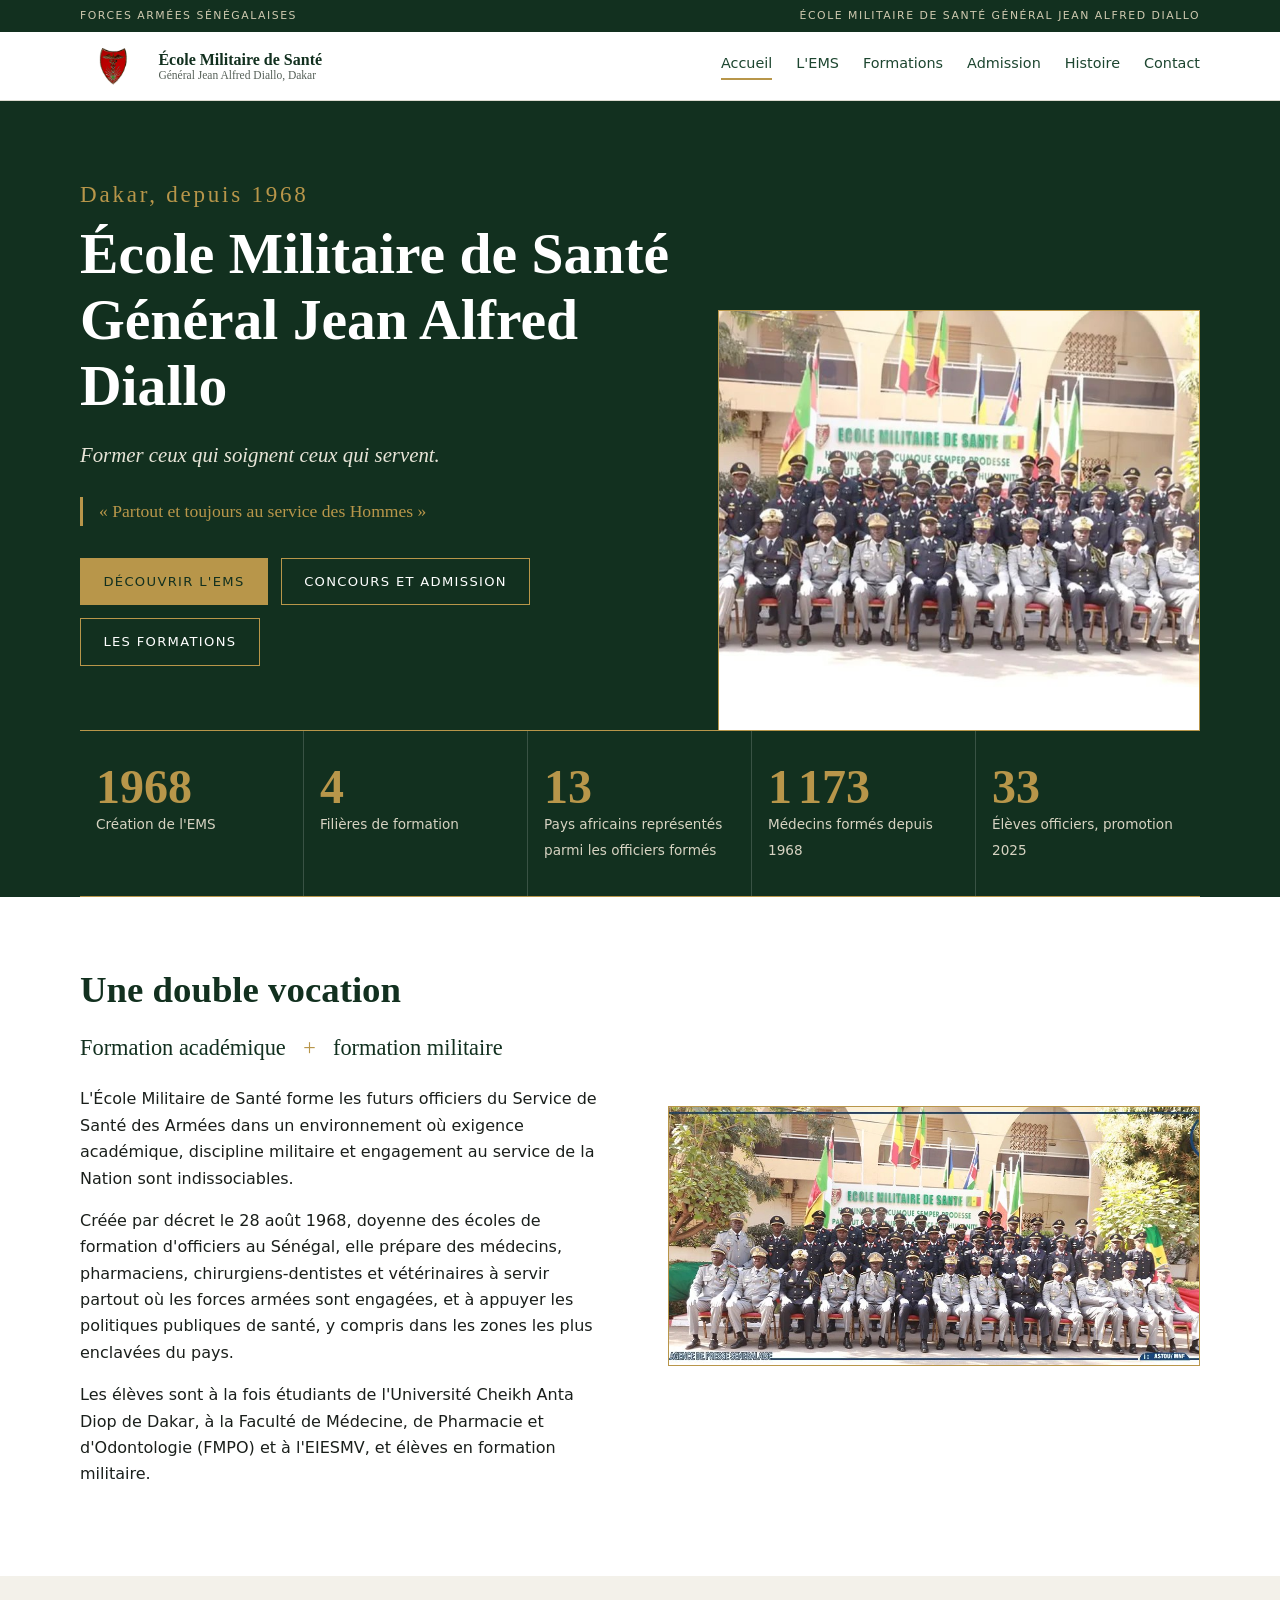
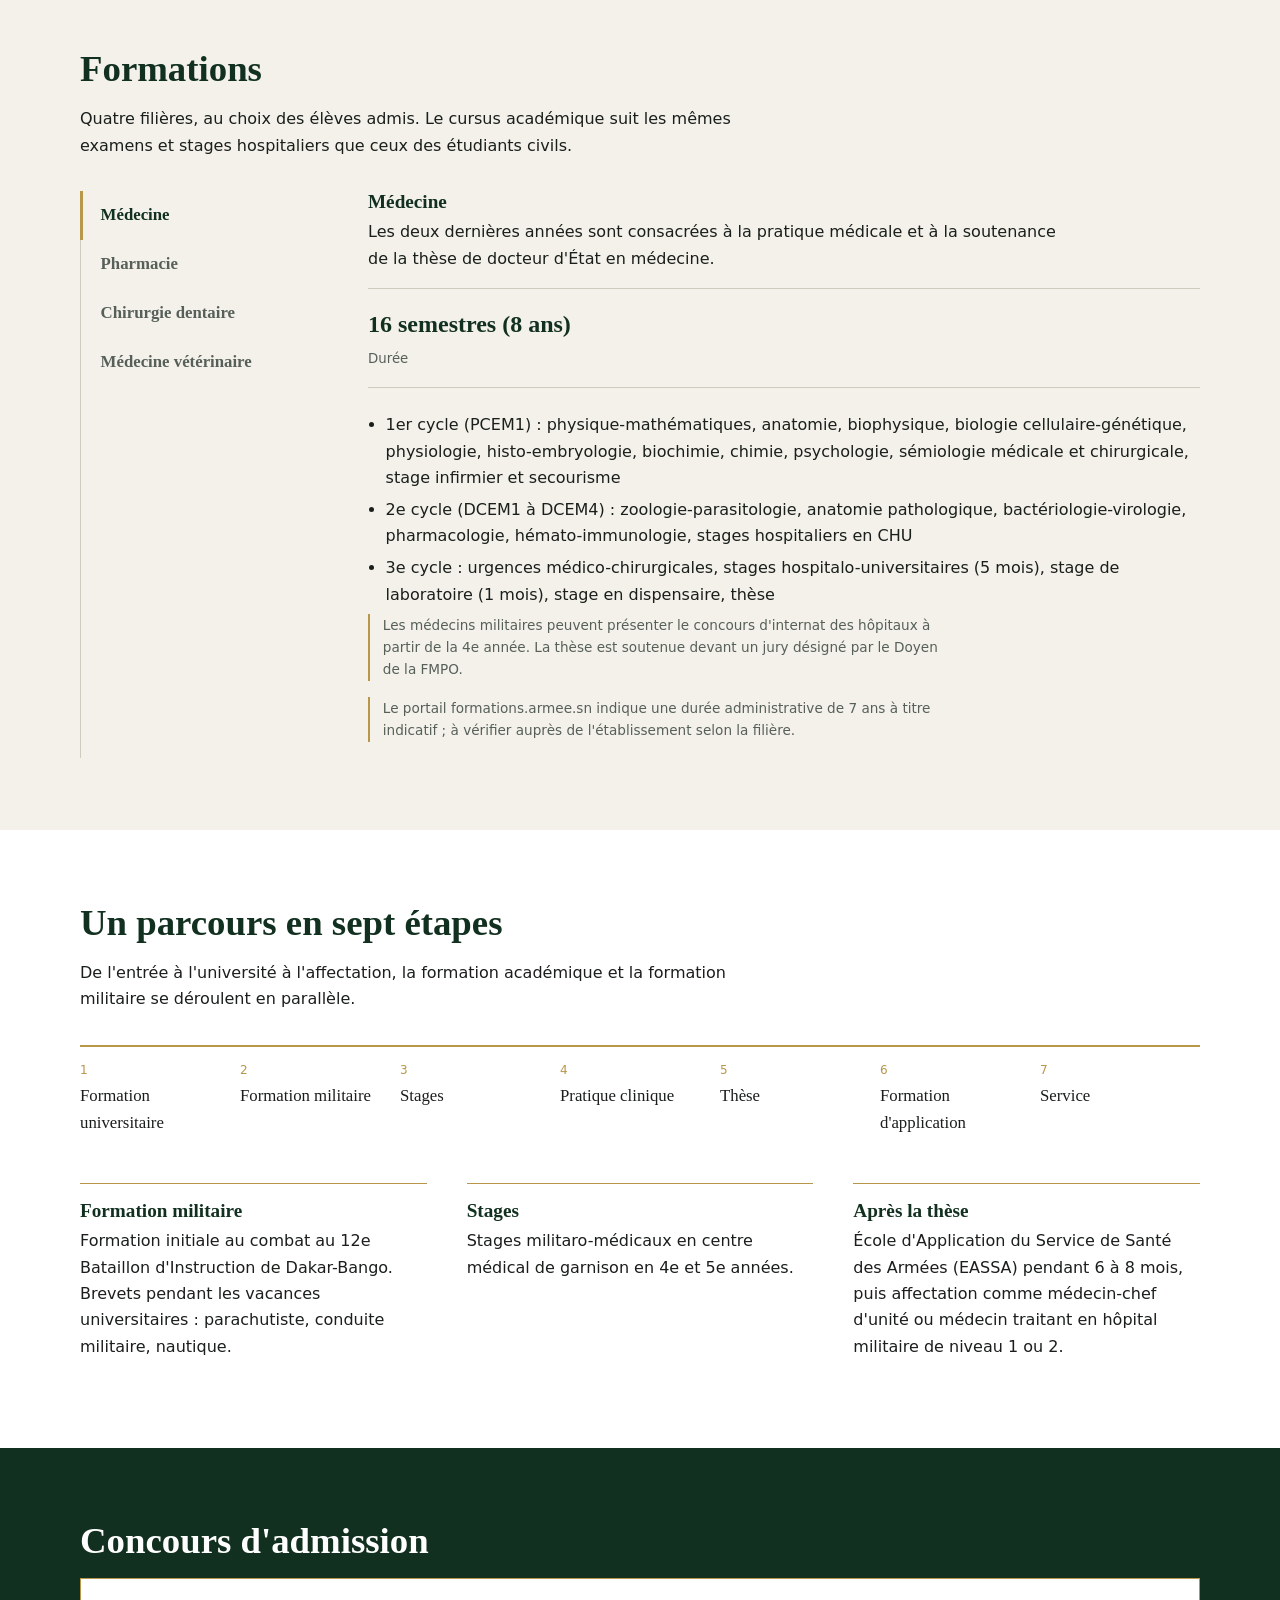
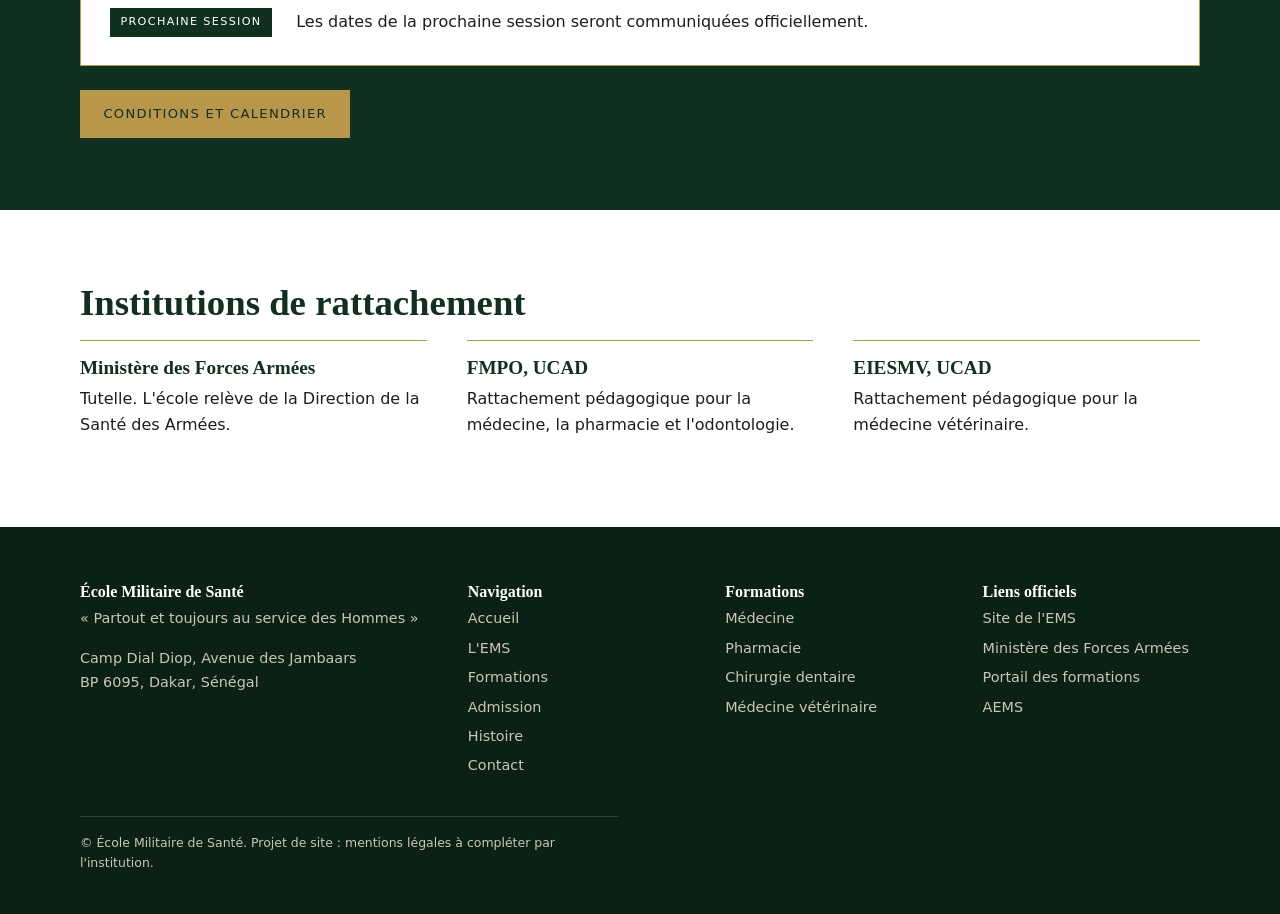
<file: index.html>
<!doctype html><html lang="fr"><head><meta charset="utf-8"><meta name="viewport" content="width=device-width,initial-scale=1">
<title>École Militaire de Santé Général Jean Alfred Diallo | EMS Dakar, Sénégal</title>
<meta name="description" content="L'École Militaire de Santé de Dakar forme depuis 1968 les médecins, pharmaciens, chirurgiens-dentistes et vétérinaires du Service de Santé des Armées.">
<meta property="og:title" content="École Militaire de Santé Général Jean Alfred Diallo"><meta property="og:type" content="website"><meta property="og:locale" content="fr_SN">
<link rel="icon" href="data:image/svg+xml,%3Csvg xmlns='http://www.w3.org/2000/svg' viewBox='0 0 32 32'%3E%3Crect width='32' height='32' fill='%2312301f'/%3E%3Ctext x='16' y='21' font-size='12' text-anchor='middle' fill='%23b8964a' font-family='serif'%3EEMS%3C/text%3E%3C/svg%3E">
<link rel="stylesheet" href="css/styles.css">
<script type="application/ld+json">{"@context":"https://schema.org","@type":"CollegeOrUniversity","name":"École Militaire de Santé Général Jean Alfred Diallo","foundingDate":"1968","address":{"@type":"PostalAddress","streetAddress":"Camp Dial Diop, Avenue des Jambaars","addressLocality":"Dakar","addressCountry":"SN"},"email":"ems@ecolemilitairesante.com"}</script></head>
<body><div id="site-header"></div><main>
<section class="hero" style="padding:0"><div class="wrap"><div>
<h1><span>Dakar, depuis 1968</span>École Militaire de Santé<br>Général Jean Alfred Diallo</h1>
<p class="lead">Former ceux qui soignent ceux qui servent.</p>
<p class="devise">« Partout et toujours au service des Hommes »</p>
<div class="btns"><a class="btn p" href="#mission">Découvrir l'EMS</a><a class="btn o" href="admission.html">Concours et admission</a><a class="btn o" href="#formations">Les formations</a></div></div>
<figure class="ph" role="img" aria-label="Emplacement photographique : élèves officiers de l'EMS"><img src="assets/images/hero.jpg" alt="Élèves officiers de l'École Militaire de Santé" onerror="this.remove()">Photographie officielle à intégrer : assets/images/hero.jpg</figure></div></section>
<section class="dark" style="padding:0"><div class="wrap"><div class="stats">
<div class="rv"><strong data-count="1968">1968</strong><span>Création de l'EMS</span></div>
<div class="rv"><strong data-count="4">4</strong><span>Filières de formation</span></div>
<div class="rv"><strong data-count="13">13</strong><span>Pays africains représentés parmi les officiers formés</span></div>
<div class="rv"><strong data-count="1173">1 173</strong><span>Médecins formés depuis 1968</span></div>
<div class="rv"><strong data-count="33">33</strong><span>Élèves officiers, promotion 2025</span></div></div></div></section>
<section id="mission"><div class="wrap split"><div class="rv"><h2>Une double vocation</h2>
<div class="eq">Formation académique <i>+</i> formation militaire</div>
<p>L'École Militaire de Santé forme les futurs officiers du Service de Santé des Armées dans un environnement où exigence académique, discipline militaire et engagement au service de la Nation sont indissociables.</p>
<p>Créée par décret le 28 août 1968, doyenne des écoles de formation d'officiers au Sénégal, elle prépare des médecins, pharmaciens, chirurgiens-dentistes et vétérinaires à servir partout où les forces armées sont engagées, et à appuyer les politiques publiques de santé, y compris dans les zones les plus enclavées du pays.</p>
<p>Les élèves sont à la fois étudiants de l'Université Cheikh Anta Diop de Dakar, à la Faculté de Médecine, de Pharmacie et d'Odontologie (FMPO) et à l'EIESMV, et élèves en formation militaire.</p></div>
<figure class="ph rv" role="img" aria-label="Emplacement photographique : Camp Dial Diop"><img src="assets/images/mission.jpg" alt="Camp Dial Diop, siège de l'EMS" onerror="this.remove()">Photographie officielle à intégrer : assets/images/mission.jpg</figure></div></section>
<section class="alt" id="formations"><div class="wrap"><h2>Formations</h2><p>Quatre filières, au choix des élèves admis. Le cursus académique suit les mêmes examens et stages hospitaliers que ceux des étudiants civils.</p><div class="tabs" id="tabs"></div></div></section>
<section id="cursus"><div class="wrap"><h2>Un parcours en sept étapes</h2><p>De l'entrée à l'université à l'affectation, la formation académique et la formation militaire se déroulent en parallèle.</p>
<ol class="steps rv"><li>Formation universitaire</li><li>Formation militaire</li><li>Stages</li><li>Pratique clinique</li><li>Thèse</li><li>Formation d'application</li><li>Service</li></ol>
<div class="cols" style="margin-top:2.5rem"><div><h3>Formation militaire</h3><p>Formation initiale au combat au 12e Bataillon d'Instruction de Dakar-Bango. Brevets pendant les vacances universitaires : parachutiste, conduite militaire, nautique.</p></div>
<div><h3>Stages</h3><p>Stages militaro-médicaux en centre médical de garnison en 4e et 5e années.</p></div>
<div><h3>Après la thèse</h3><p>École d'Application du Service de Santé des Armées (EASSA) pendant 6 à 8 mois, puis affectation comme médecin-chef d'unité ou médecin traitant en hôpital militaire de niveau 1 ou 2.</p></div></div></div></section>
<section class="dark"><div class="wrap"><h2>Concours d'admission</h2>
<div class="encart" style="color:var(--ink)"><span class="badge cur">Prochaine session</span><p style="margin:0">Les dates de la prochaine session seront communiquées officiellement.</p></div>
<div class="btns" style="padding:1.5rem 0 0"><a class="btn p" href="admission.html">Conditions et calendrier</a></div></div></section>
<section><div class="wrap"><h2>Institutions de rattachement</h2><div class="cols"><div><h3>Ministère des Forces Armées</h3><p>Tutelle. L'école relève de la Direction de la Santé des Armées.</p></div><div><h3>FMPO, UCAD</h3><p>Rattachement pédagogique pour la médecine, la pharmacie et l'odontologie.</p></div><div><h3>EIESMV, UCAD</h3><p>Rattachement pédagogique pour la médecine vétérinaire.</p></div></div></div></section>
</main><div id="site-footer"></div>
<script src="js/data.js"></script><script src="js/main.js"></script></body></html>
</file>
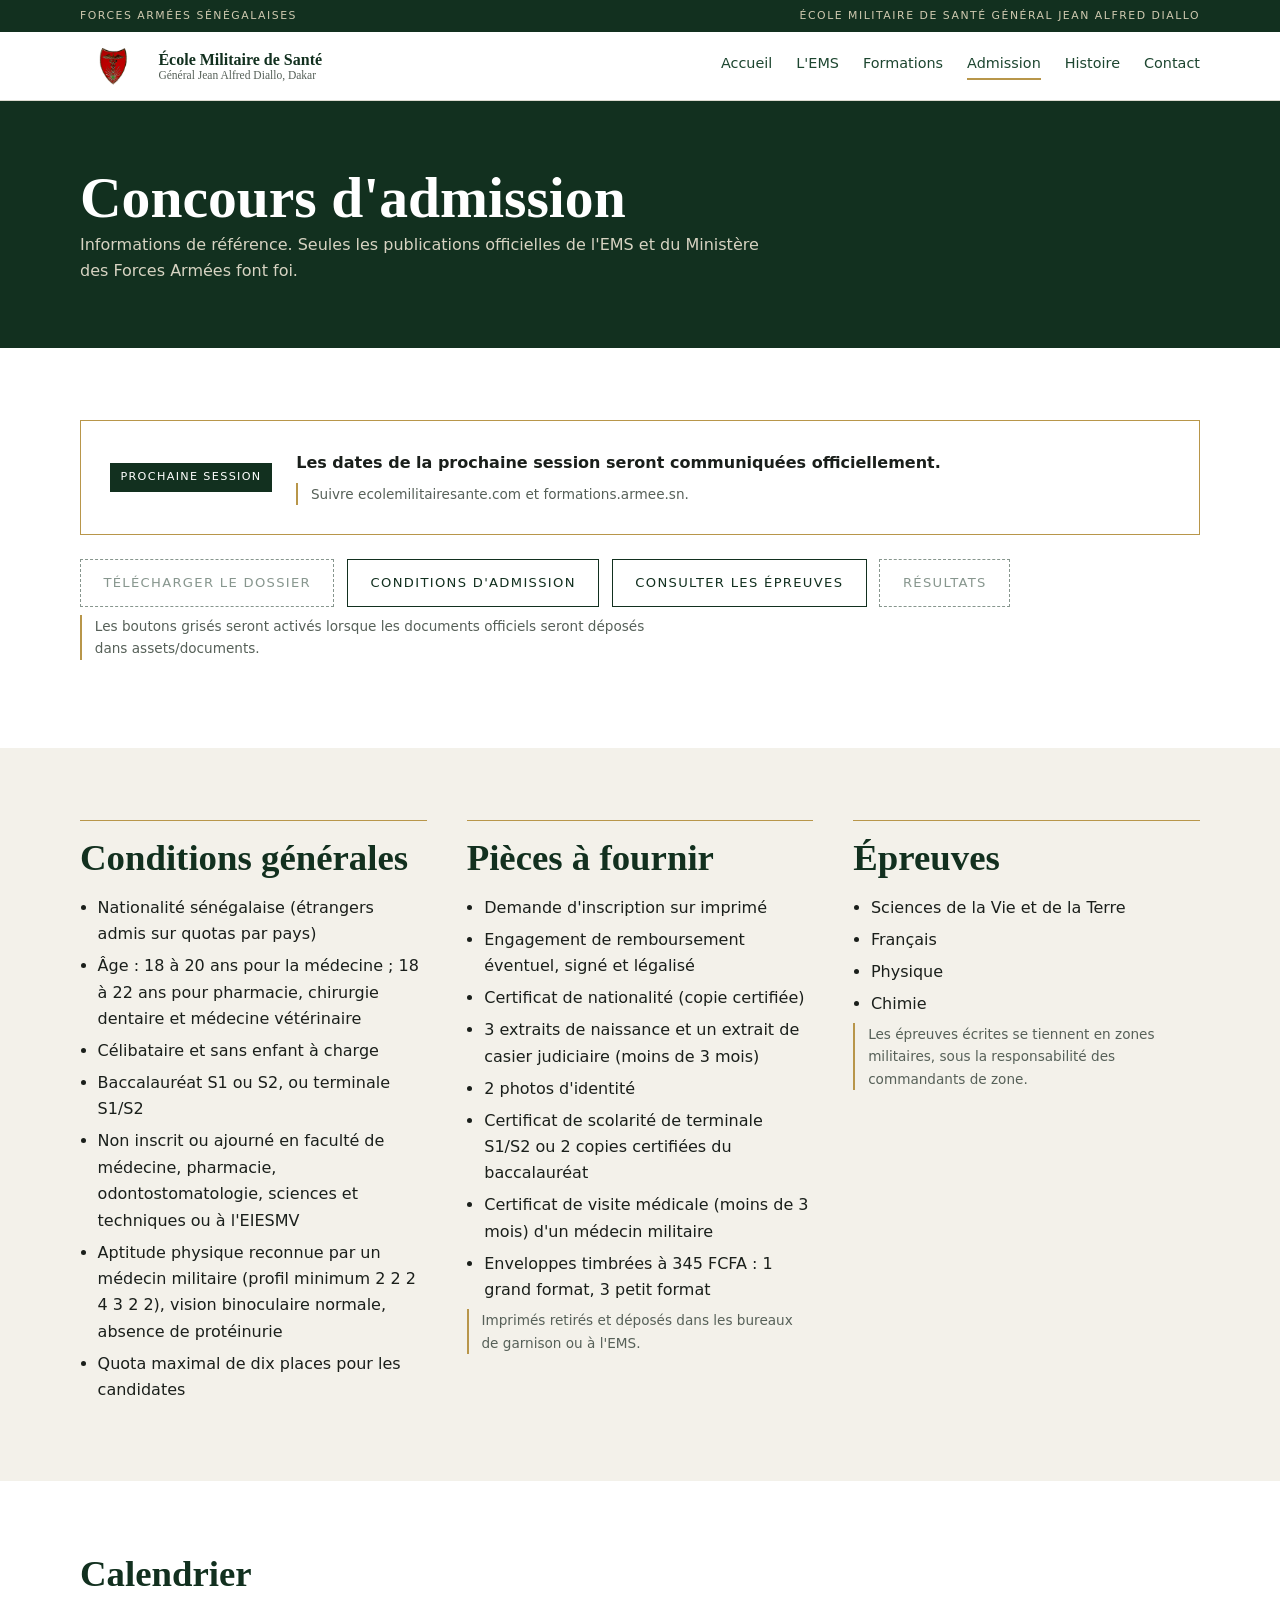
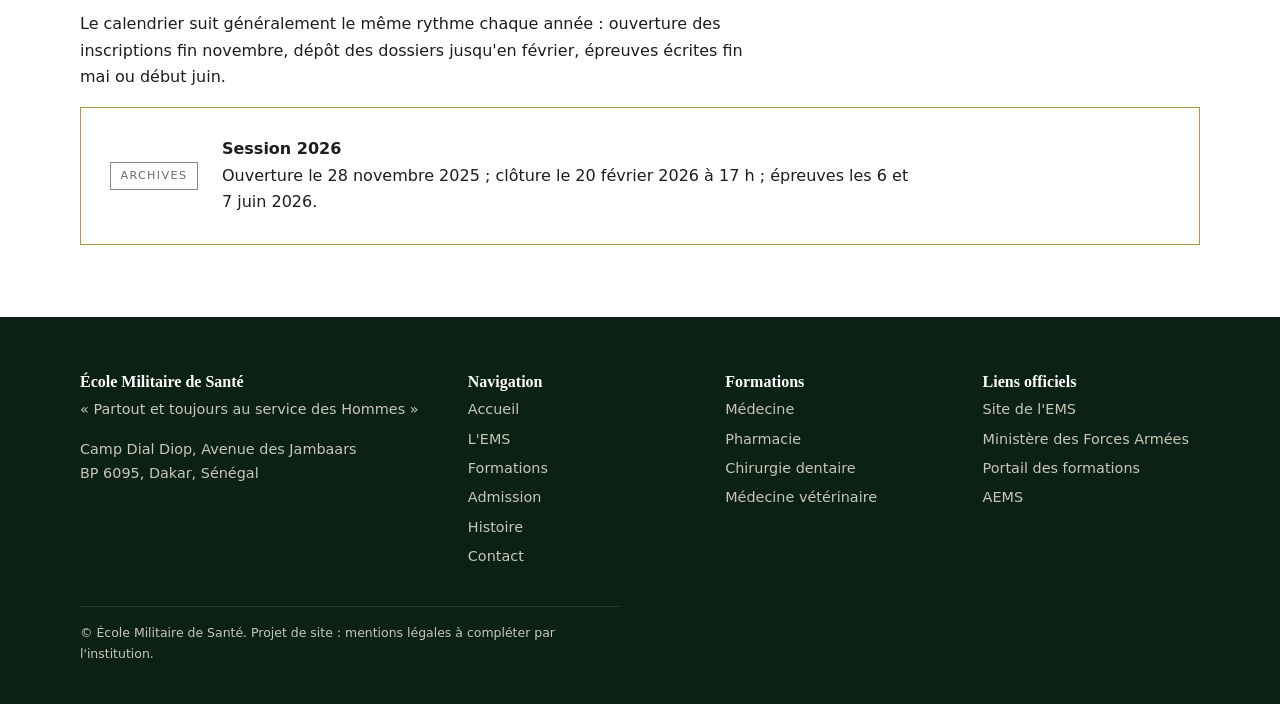
<file: admission.html>
<!doctype html><html lang="fr"><head><meta charset="utf-8"><meta name="viewport" content="width=device-width,initial-scale=1">
<title>Concours d'admission | École Militaire de Santé Dakar</title>
<meta name="description" content="Conditions générales, pièces à fournir, épreuves et calendrier du concours d'admission à l'École Militaire de Santé de Dakar."><link rel="stylesheet" href="css/styles.css"></head>
<body><div id="site-header"></div><main>
<div class="pagehead"><div class="wrap"><h1>Concours d'admission</h1><p>Informations de référence. Seules les publications officielles de l'EMS et du Ministère des Forces Armées font foi.</p></div></div>
<section><div class="wrap"><div class="encart"><span class="badge cur">Prochaine session</span><div><strong>Les dates de la prochaine session seront communiquées officiellement.</strong><p style="margin:.4rem 0 0" class="note">Suivre ecolemilitairesante.com et formations.armee.sn.</p></div></div>
<div class="btns" style="padding:1.5rem 0 0"><a class="btn d" href="#" aria-disabled="true">Télécharger le dossier</a><a class="btn d" href="#conditions">Conditions d'admission</a><a class="btn d" href="#epreuves">Consulter les épreuves</a><a class="btn d" href="#" aria-disabled="true">Résultats</a></div>
<p class="note" style="margin-top:.5rem">Les boutons grisés seront activés lorsque les documents officiels seront déposés dans assets/documents.</p></div></section>
<section class="alt" id="conditions"><div class="wrap cols">
<div><h2>Conditions générales</h2><ul><li>Nationalité sénégalaise (étrangers admis sur quotas par pays)</li><li>Âge : 18 à 20 ans pour la médecine ; 18 à 22 ans pour pharmacie, chirurgie dentaire et médecine vétérinaire</li><li>Célibataire et sans enfant à charge</li><li>Baccalauréat S1 ou S2, ou terminale S1/S2</li><li>Non inscrit ou ajourné en faculté de médecine, pharmacie, odontostomatologie, sciences et techniques ou à l'EIESMV</li><li>Aptitude physique reconnue par un médecin militaire (profil minimum 2 2 2 4 3 2 2), vision binoculaire normale, absence de protéinurie</li><li>Quota maximal de dix places pour les candidates</li></ul></div>
<div><h2>Pièces à fournir</h2><ul><li>Demande d'inscription sur imprimé</li><li>Engagement de remboursement éventuel, signé et légalisé</li><li>Certificat de nationalité (copie certifiée)</li><li>3 extraits de naissance et un extrait de casier judiciaire (moins de 3 mois)</li><li>2 photos d'identité</li><li>Certificat de scolarité de terminale S1/S2 ou 2 copies certifiées du baccalauréat</li><li>Certificat de visite médicale (moins de 3 mois) d'un médecin militaire</li><li>Enveloppes timbrées à 345 FCFA : 1 grand format, 3 petit format</li></ul><p class="note">Imprimés retirés et déposés dans les bureaux de garnison ou à l'EMS.</p></div>
<div id="epreuves"><h2>Épreuves</h2><ul><li>Sciences de la Vie et de la Terre</li><li>Français</li><li>Physique</li><li>Chimie</li></ul><p class="note">Les épreuves écrites se tiennent en zones militaires, sous la responsabilité des commandants de zone.</p></div></div></section>
<section><div class="wrap"><h2>Calendrier</h2><p>Le calendrier suit généralement le même rythme chaque année : ouverture des inscriptions fin novembre, dépôt des dossiers jusqu'en février, épreuves écrites fin mai ou début juin.</p>
<div class="encart" style="margin-top:1rem"><span class="badge arch">Archives</span><div><strong>Session 2026</strong><p style="margin:0">Ouverture le 28 novembre 2025 ; clôture le 20 février 2026 à 17 h ; épreuves les 6 et 7 juin 2026.</p></div></div></div></section>
</main><div id="site-footer"></div>
<script src="js/data.js"></script><script src="js/main.js"></script></body></html>
</file>
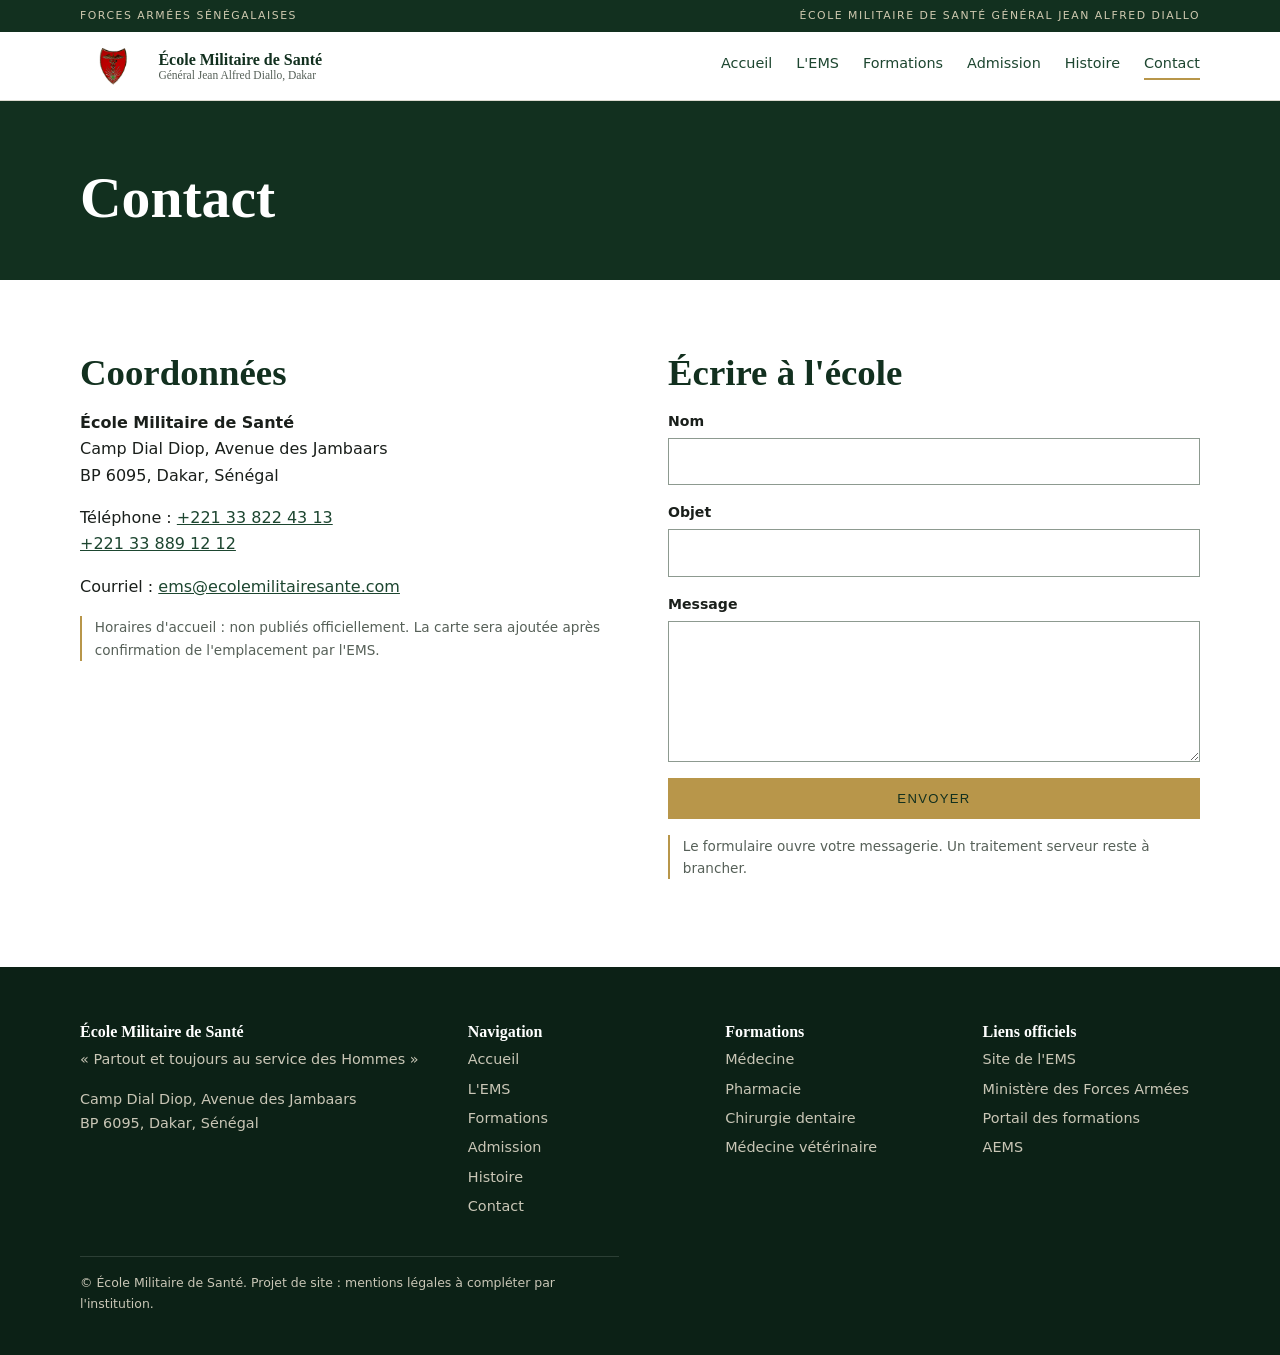
<file: contact.html>
<!doctype html><html lang="fr"><head><meta charset="utf-8"><meta name="viewport" content="width=device-width,initial-scale=1">
<title>Contact | École Militaire de Santé Dakar</title>
<meta name="description" content="Adresse, téléphones et courriel de l'École Militaire de Santé, Camp Dial Diop, Dakar."><link rel="stylesheet" href="css/styles.css"></head>
<body><div id="site-header"></div><main>
<div class="pagehead"><div class="wrap"><h1>Contact</h1></div></div>
<section><div class="wrap split" style="align-items:start"><div><h2>Coordonnées</h2>
<p><strong>École Militaire de Santé</strong><br>Camp Dial Diop, Avenue des Jambaars<br>BP 6095, Dakar, Sénégal</p>
<p>Téléphone : <a href="tel:+221338224313">+221 33 822 43 13</a><br><a href="tel:+221338891212">+221 33 889 12 12</a></p>
<p>Courriel : <a href="mailto:ems@ecolemilitairesante.com">ems@ecolemilitairesante.com</a></p>
<p class="note">Horaires d'accueil : non publiés officiellement. La carte sera ajoutée après confirmation de l'emplacement par l'EMS.</p></div>
<div><h2>Écrire à l'école</h2><form id="contact-form"><label>Nom<input name="nom" required autocomplete="name"></label><label>Objet<input name="sujet" required></label><label>Message<textarea name="message" rows="5" required></textarea></label><button class="btn p" type="submit" style="color:var(--g)">Envoyer</button></form>
<p class="note" style="margin-top:1rem">Le formulaire ouvre votre messagerie. Un traitement serveur reste à brancher.</p></div></div></section>
</main><div id="site-footer"></div>
<script src="js/data.js"></script><script src="js/main.js"></script></body></html>
</file>
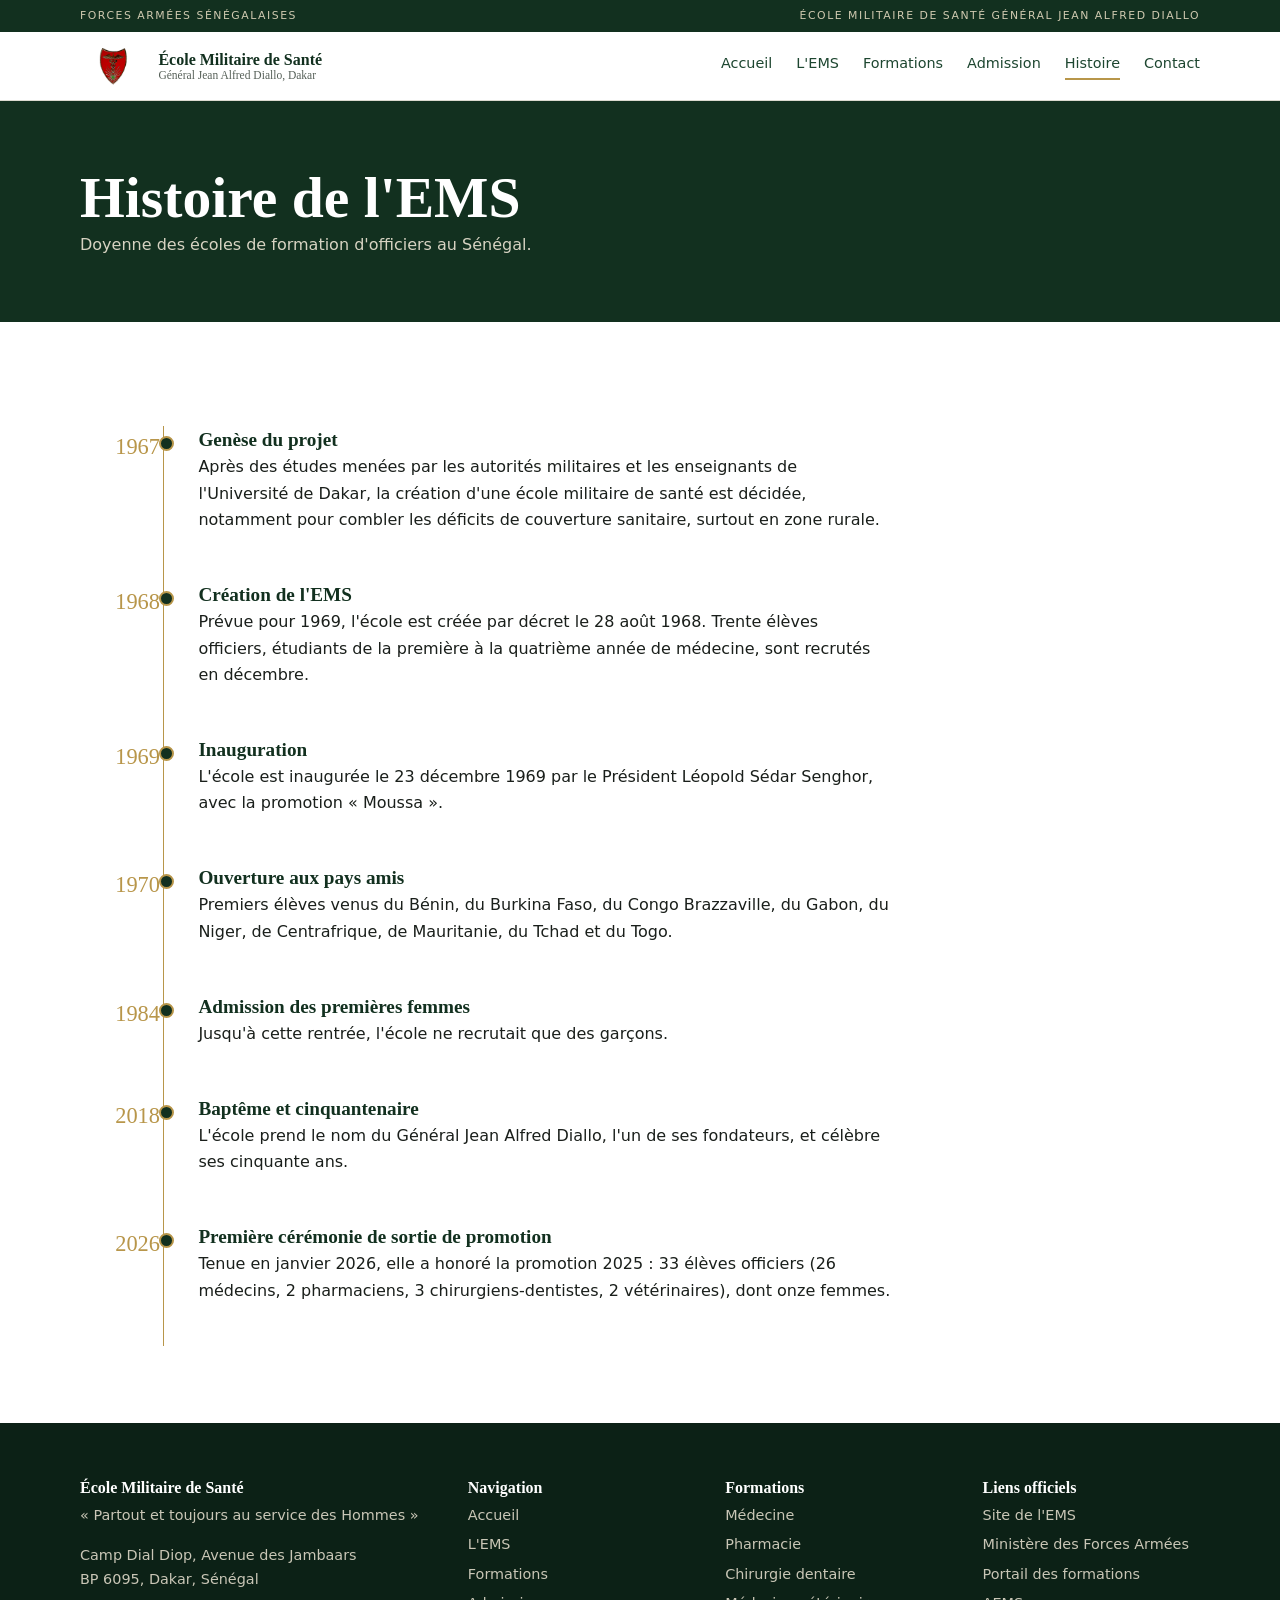
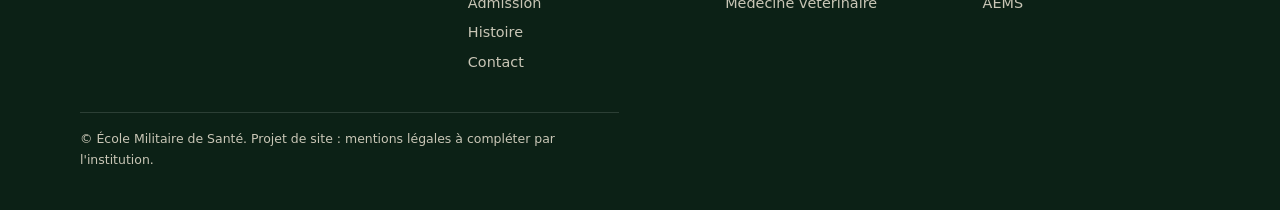
<file: histoire.html>
<!doctype html><html lang="fr"><head><meta charset="utf-8"><meta name="viewport" content="width=device-width,initial-scale=1">
<title>Histoire de l'EMS | École Militaire de Santé Général Jean Alfred Diallo</title>
<meta name="description" content="De la décision de 1967 à la première cérémonie de sortie de promotion : l'histoire de l'École Militaire de Santé de Dakar."><link rel="stylesheet" href="css/styles.css"></head>
<body><div id="site-header"></div><main>
<div class="pagehead"><div class="wrap"><h1>Histoire de l'EMS</h1><p>Doyenne des écoles de formation d'officiers au Sénégal.</p></div></div>
<section><div class="wrap"><ol class="tl">
<li class="rv"><time>1967</time><div><h3>Genèse du projet</h3><p>Après des études menées par les autorités militaires et les enseignants de l'Université de Dakar, la création d'une école militaire de santé est décidée, notamment pour combler les déficits de couverture sanitaire, surtout en zone rurale.</p></div></li>
<li class="rv"><time>1968</time><div><h3>Création de l'EMS</h3><p>Prévue pour 1969, l'école est créée par décret le 28 août 1968. Trente élèves officiers, étudiants de la première à la quatrième année de médecine, sont recrutés en décembre.</p></div></li>
<li class="rv"><time>1969</time><div><h3>Inauguration</h3><p>L'école est inaugurée le 23 décembre 1969 par le Président Léopold Sédar Senghor, avec la promotion « Moussa ».</p></div></li>
<li class="rv"><time>1970</time><div><h3>Ouverture aux pays amis</h3><p>Premiers élèves venus du Bénin, du Burkina Faso, du Congo Brazzaville, du Gabon, du Niger, de Centrafrique, de Mauritanie, du Tchad et du Togo.</p></div></li>
<li class="rv"><time>1984</time><div><h3>Admission des premières femmes</h3><p>Jusqu'à cette rentrée, l'école ne recrutait que des garçons.</p></div></li>
<li class="rv"><time>2018</time><div><h3>Baptême et cinquantenaire</h3><p>L'école prend le nom du Général Jean Alfred Diallo, l'un de ses fondateurs, et célèbre ses cinquante ans.</p></div></li>
<li class="rv"><time>2026</time><div><h3>Première cérémonie de sortie de promotion</h3><p>Tenue en janvier 2026, elle a honoré la promotion 2025 : 33 élèves officiers (26 médecins, 2 pharmaciens, 3 chirurgiens-dentistes, 2 vétérinaires), dont onze femmes.</p></div></li>
</ol></div></section></main><div id="site-footer"></div>
<script src="js/data.js"></script><script src="js/main.js"></script></body></html>
</file>
<file: css/styles.css>
:root{--g:#12301f;--g2:#1d4630;--or:#b8964a;--r:#a52a2a;--iv:#f3f1ea;--ink:#1a1f1b;--mute:#566058;--serif:"Iowan Old Style",Palatino,"Palatino Linotype",Georgia,serif;--sans:system-ui,-apple-system,"Segoe UI",Roboto,sans-serif}
*{box-sizing:border-box;margin:0}
html{scroll-behavior:smooth}
body{font:1rem/1.65 var(--sans);color:var(--ink);background:#fff}
h1,h2,h3{font-family:var(--serif);font-weight:600;line-height:1.15;color:var(--g)}
h1{font-size:clamp(2rem,5vw,3.6rem)}h2{font-size:clamp(1.6rem,3vw,2.3rem);margin-bottom:1rem}h3{font-size:1.2rem;margin-bottom:.4rem}
p{max-width:68ch;margin-bottom:1rem}ul{padding-left:1.1rem}li{margin-bottom:.35rem}
a{color:var(--g2)}:focus-visible{outline:3px solid var(--or);outline-offset:2px}
.wrap{max-width:1160px;margin:auto;padding:0 1.25rem}
section{padding:4.5rem 0}.alt{background:var(--iv)}.dark{background:var(--g);color:#e8e5d8}.dark h2,.dark h3{color:#fff}
.top{background:var(--g);color:#cfc9b0;font-size:.68rem;letter-spacing:.14em;text-transform:uppercase;padding:.45rem 0}
.top .wrap{display:flex;justify-content:space-between;gap:1rem;flex-wrap:wrap}
header.site{position:sticky;top:0;z-index:20;background:#fff;border-bottom:1px solid #dcdad0;transition:box-shadow .3s}
header.site.s{box-shadow:0 2px 14px #0002}
.bar{display:flex;align-items:center;justify-content:space-between;gap:1rem;min-height:68px;transition:min-height .3s}
.s .bar{min-height:56px}
.brand{font-family:var(--serif);font-weight:700;text-decoration:none;color:var(--g);display:flex;gap:.7rem;align-items:center;line-height:1.1}
.brand .logo{height:46px;width:auto;display:block;transition:height .3s}.s .brand .logo{height:38px}
.brand b{border:2px solid var(--or);padding:.2rem .5rem;letter-spacing:.1em}.brand small{font-weight:400;font-size:.72rem;display:block;color:var(--mute)}
nav ul{display:flex;gap:1.5rem;list-style:none;padding:0}
nav a{text-decoration:none;font-size:.9rem;padding:.4rem 0;border-bottom:2px solid transparent}
nav a:hover,nav a[aria-current]{border-color:var(--or)}
.burger{display:none;background:none;border:1px solid var(--g);padding:.5rem .9rem;font:inherit;color:var(--g)}
.hero{background:var(--g);color:#fff;padding:0;position:relative}
.hero .wrap{display:grid;grid-template-columns:1.1fr .9fr;gap:3rem;align-items:end;padding-top:5rem;padding-bottom:0}
.hero h1{color:#fff}.hero h1 span{display:block;font-size:.4em;letter-spacing:.12em;font-weight:400;color:var(--or);margin-bottom:.8rem}
.lead{font-family:var(--serif);font-size:1.3rem;font-style:italic;color:#e8e5d8;margin:1.2rem 0 .4rem}
.devise{border-left:3px solid var(--or);padding-left:1rem;margin:1.5rem 0 2rem;font-family:var(--serif);font-size:1.1rem;color:var(--or)}
.btns{display:flex;gap:.8rem;flex-wrap:wrap;padding-bottom:4rem}
.btn{display:inline-block;padding:.75rem 1.4rem;text-decoration:none;font-size:.82rem;letter-spacing:.1em;text-transform:uppercase;border:1px solid var(--or);transition:background .25s,color .25s}
.btn.p{background:var(--or);color:var(--g)}.btn.p:hover{background:#fff}.btn.o{color:#fff}.btn.o:hover{background:#ffffff1f}
.btn.d{border-color:var(--g);color:var(--g)}.btn.d:hover{background:var(--g);color:#fff}
.btn[aria-disabled=true]{opacity:.5;pointer-events:none;border-style:dashed}
.ph{background:repeating-linear-gradient(135deg,#1d4630 0 2px,#17382a 2px 14px);border:1px solid var(--or);min-height:260px;display:flex;align-items:flex-end;padding:1rem;color:#cfc9b0;font-size:.78rem;position:relative;overflow:hidden}
.ph img{position:absolute;inset:0;width:100%;height:100%;object-fit:cover}
.hero .ph{min-height:420px;border-bottom:0}
.stats{display:grid;grid-template-columns:repeat(5,1fr);gap:0;border-top:1px solid var(--or);border-bottom:1px solid var(--or)}
.stats div{padding:2rem 1rem;border-right:1px solid #ffffff2b;text-align:left}.stats div:last-child{border:0}
.stats strong{display:block;font-family:var(--serif);font-size:clamp(2rem,4vw,3rem);color:var(--or);font-weight:600;line-height:1}
.stats span{font-size:.85rem;color:#d7d3c2}
.split{display:grid;grid-template-columns:1fr 1fr;gap:3.5rem;align-items:center}
.eq{display:flex;gap:1rem;align-items:baseline;font-family:var(--serif);font-size:1.4rem;color:var(--g);margin:1.2rem 0;flex-wrap:wrap}.eq i{color:var(--or)}
.tabs{display:grid;grid-template-columns:240px 1fr;gap:3rem;margin-top:2rem}
[role=tablist]{display:flex;flex-direction:column;border-left:1px solid #cfccbd}
[role=tab]{background:none;border:0;border-left:3px solid transparent;margin-left:-1px;text-align:left;padding:.9rem 1.1rem;font:600 1.05rem var(--serif);color:var(--mute);cursor:pointer;transition:color .2s,background .2s}
[role=tab][aria-selected=true]{border-color:var(--or);color:var(--g);background:var(--iv)}
[role=tabpanel]{animation:fade .35s}
@keyframes fade{from{opacity:0}to{opacity:1}}
.facts{display:flex;gap:2.5rem;flex-wrap:wrap;margin:1rem 0 1.5rem;padding:1rem 0;border-top:1px solid #cfccbd;border-bottom:1px solid #cfccbd}
.facts b{display:block;font-family:var(--serif);font-size:1.5rem;color:var(--g)}.facts small{color:var(--mute)}
.note{font-size:.85rem;color:var(--mute);border-left:2px solid var(--or);padding-left:.8rem}
.tl{list-style:none;padding:0;margin:2rem 0 0;position:relative}
.tl:before{content:"";position:absolute;left:5.2rem;top:0;bottom:0;width:1px;background:var(--or)}
.tl li{display:grid;grid-template-columns:5rem 1fr;gap:2.4rem;padding:.2rem 0 1.6rem;position:relative}
.tl li:after{content:"";position:absolute;left:4.95rem;top:.65rem;width:11px;height:11px;background:var(--g);border:2px solid var(--or);border-radius:50%}
.tl time{font-family:var(--serif);font-size:1.4rem;color:var(--or);text-align:right}
.tl h3{margin:0 0 .2rem}
.steps{counter-reset:s;list-style:none;padding:0;display:grid;grid-template-columns:repeat(7,1fr);gap:0;margin-top:2rem}
.steps li{counter-increment:s;border-top:2px solid var(--or);padding:1rem .8rem 0 0;font-family:var(--serif);font-size:1.05rem}
.steps li:before{content:counter(s);display:block;font:.75rem var(--sans);color:var(--or);margin-bottom:.3rem}
.encart{border:1px solid var(--or);background:#fff;padding:1.8rem;display:grid;grid-template-columns:auto 1fr;gap:1.5rem;align-items:center}
.badge{font-size:.7rem;letter-spacing:.12em;text-transform:uppercase;padding:.25rem .6rem;border:1px solid var(--g);color:var(--g);white-space:nowrap}
.badge.arch{border-color:#8a8a80;color:#6b6b62}.badge.cur{background:var(--g);color:#fff}
.cols{display:grid;grid-template-columns:repeat(3,1fr);gap:2.5rem}
.cols>div{border-top:1px solid var(--or);padding-top:1rem}
.pagehead{background:var(--g);color:#fff;padding:4rem 0 3rem}.pagehead h1{color:#fff}.pagehead p{color:#d7d3c2}
form{display:grid;gap:1rem;max-width:560px}
label{font-size:.88rem;font-weight:600;display:grid;gap:.3rem}
input,textarea{font:inherit;padding:.7rem;border:1px solid #8d9a90;background:#fff;border-radius:0}
footer{background:#0c2116;color:#c9c6b6;padding:3.5rem 0 1.5rem;font-size:.9rem}
footer h3{color:#fff;font-size:1rem}footer .cols{grid-template-columns:1.6fr 1fr 1fr 1fr}footer .cols>div{border:0;padding:0}
footer a{color:#c9c6b6;text-decoration:none}footer a:hover{color:var(--or)}footer ul{list-style:none;padding:0}
.legal{border-top:1px solid #ffffff22;margin-top:2rem;padding-top:1rem;font-size:.78rem}
.js .rv{opacity:0;transform:translateY(12px);transition:opacity .7s,transform .7s}.js .rv.in{opacity:1;transform:none}
@media(max-width:860px){
.burger{display:block}nav{position:absolute;left:0;right:0;top:100%;background:#fff;display:none;border-bottom:1px solid #dcdad0}nav.open{display:block}
nav ul{flex-direction:column;gap:0;padding:.5rem 1.25rem}nav a{display:block;padding:.85rem 0;border-bottom:1px solid #eee}
.hero .wrap,.split,.tabs,.cols,footer .cols{grid-template-columns:1fr}.hero .wrap{padding-top:3rem;gap:1.5rem}.hero .ph{min-height:240px}
.stats{grid-template-columns:1fr 1fr}.stats div{border-bottom:1px solid #ffffff2b}
[role=tablist]{flex-direction:row;overflow-x:auto;border-left:0;border-bottom:1px solid #cfccbd}[role=tab]{white-space:nowrap;border-left:0;border-bottom:3px solid transparent;margin:0}[role=tab][aria-selected=true]{border-color:var(--or)}
.steps{grid-template-columns:1fr 1fr}.encart{grid-template-columns:1fr}.tl:before{left:3.4rem}.tl li{grid-template-columns:3.2rem 1fr;gap:2rem}.tl li:after{left:3.15rem}.tl time{font-size:1.1rem}
section{padding:3rem 0}.top .wrap span:last-child{display:none}}
@media(prefers-reduced-motion:reduce){*{animation:none!important;transition:none!important}.js .rv{opacity:1;transform:none}html{scroll-behavior:auto}}
</file>
